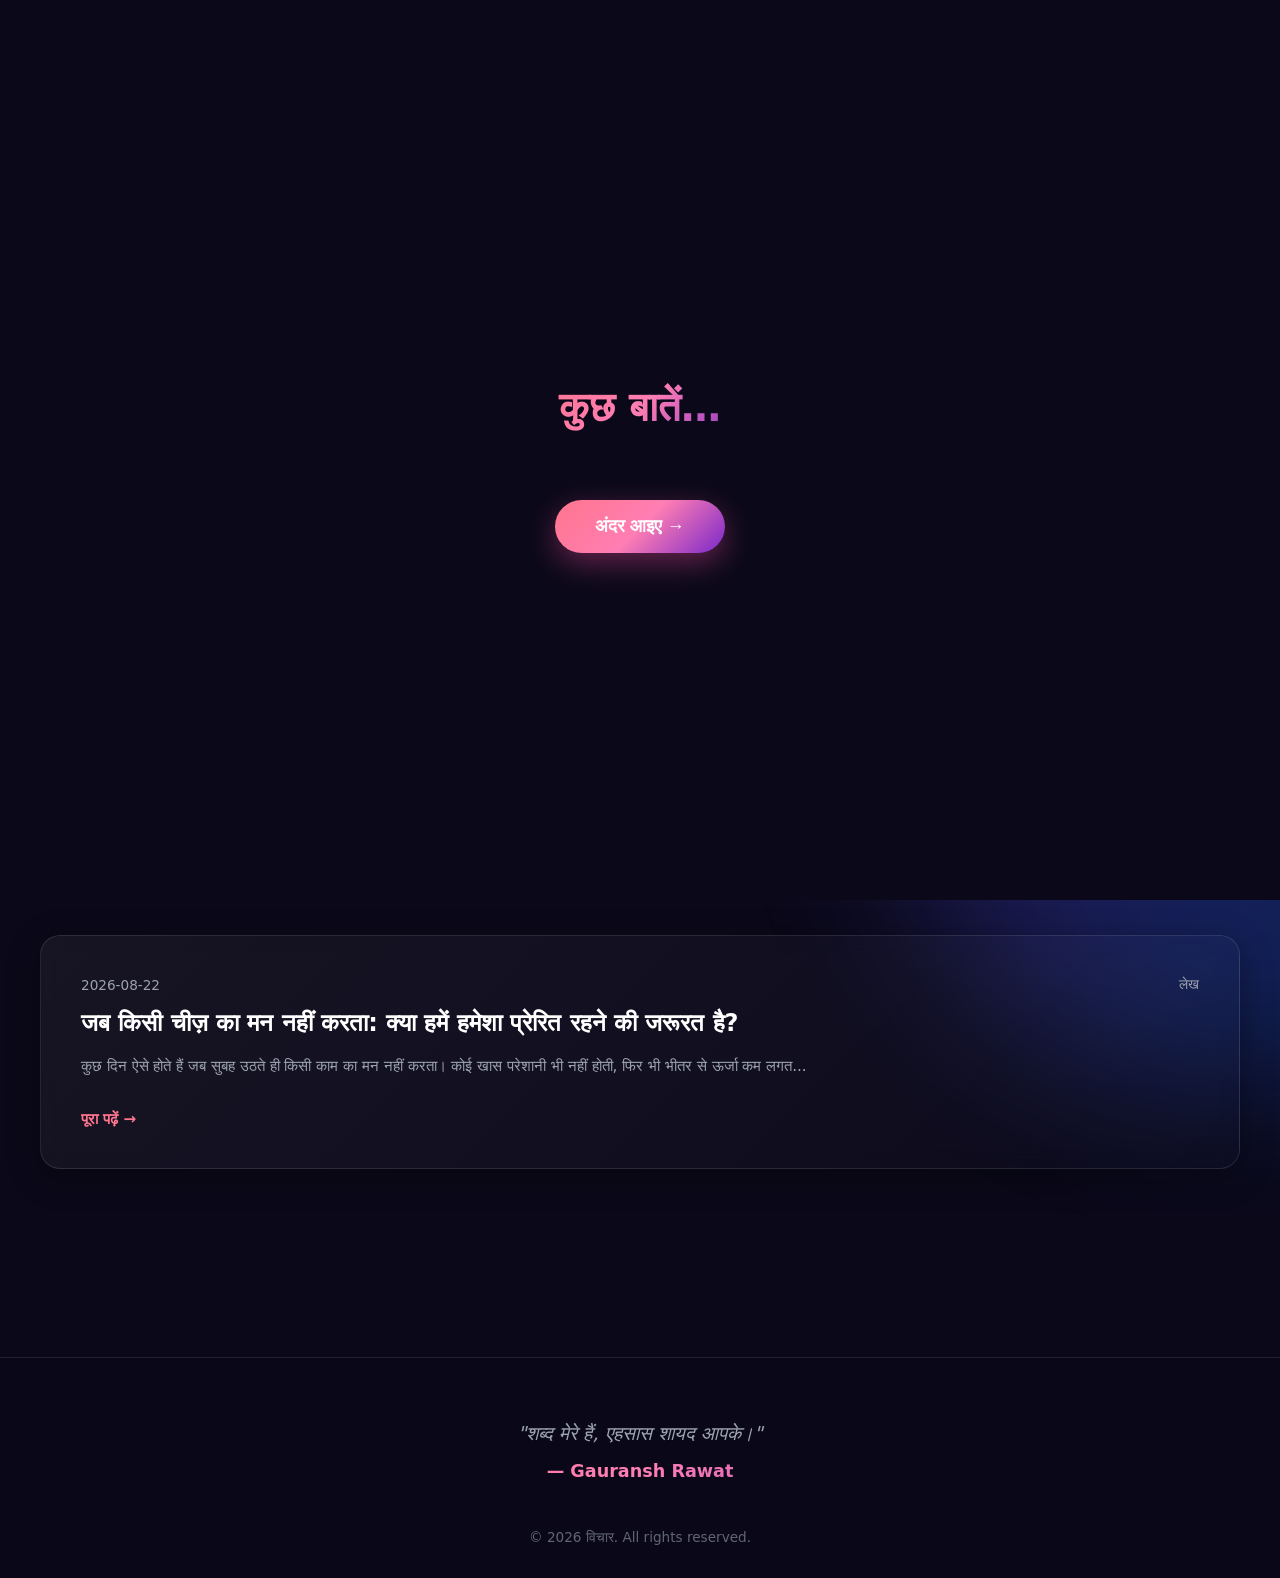
<file: index.html>
<!DOCTYPE html>
<html lang="hi">
<head>
  <meta charset="UTF-8">
  <meta name="viewport" content="width=device-width, initial-scale=1.0">
  <title>विचार — By Gauransh</title>
  <link rel="stylesheet" href="./css/style.css">
</head>
<body>

  <!-- Full-Screen Opening Animation Overlay -->
  <div class="opening-overlay" id="openingOverlay">
    <div class="typing-container">
      <div class="typing-text gradient-text" id="typingText">कुछ बातें…</div>
      <button class="enter-btn" onclick="enterWebsite()">अंदर आइए →</button>
    </div>
  </div>

  <!-- Navigation Bar -->
  <header class="navbar">
    <div class="container nav-container">
      <a href="index.html" class="logo">विचार</a>
      <ul class="nav-links">
        <li><a href="index.html" class="nav-item-home active">होम</a></li>
        <li><a href="thoughts.html" class="nav-item-thoughts">विचार</a></li>
        <li><a href="articles.html" class="nav-item-articles">लेख</a></li>
        <li><a href="search.html" class="nav-item-search">खोजें</a></li>
        <li><a href="random.html" class="nav-item-random">कुछ भी पढ़ें</a></li>
        <li><a href="about.html" class="nav-item-about">मेरे बारे में</a></li>
      </ul>
    </div>
  </header>

  <!-- Hero Section -->
  <section class="hero-section">
    <div class="container">
      <h1 class="hero-title gradient-text">विचार</h1>
      <p class="hero-subtitle">शब्द मेरे हैं, एहसास शायद आपके।</p>
    </div>
  </section>

  <!-- Main Content Area -->
  <main class="container section-spacing">
    <h2 class="section-title">आज का विचार</h2>
    <div class="content-grid">
      <a href="#" id="homeThought" class="glass-card">
        <!-- Dynamically Loaded via JS -->
      </a>
    </div>

    <h2 class="section-title" style="margin-top: 4rem;">आज का लेख</h2>
    <div class="content-grid">
      <a href="#" id="homeArticle" class="glass-card">
        <!-- Dynamically Loaded via JS -->
      </a>
    </div>
  </main>

  <!-- Footer -->
  <footer class="footer">
    <div class="container">
      <p class="footer-quote">"शब्द मेरे हैं, एहसास शायद आपके।"</p>
      <p class="footer-author">— Gauransh Rawat</p>
      <p class="footer-copy">&copy; 2026 विचार. All rights reserved.</p>
    </div>
  </footer>

  <script src="js/app.js"></script>
</body>
</html>
</file>
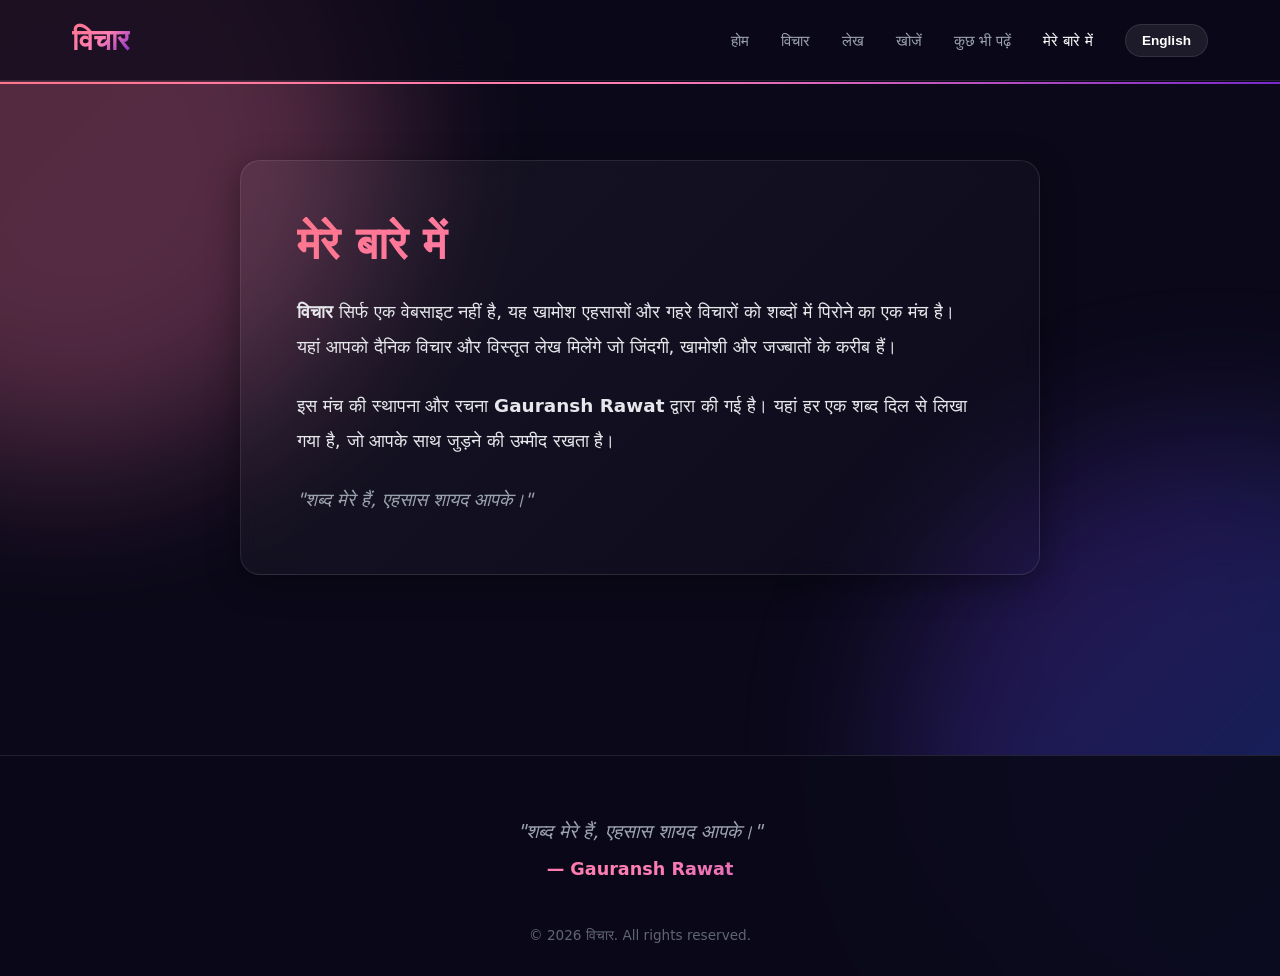
<file: about.html>
<!DOCTYPE html>
<html lang="hi">
<head>
  <meta charset="UTF-8">
  <meta name="viewport" content="width=device-width, initial-scale=1.0">
  <title>विचार — About</title>
  <link rel="stylesheet" href="./css/style.css">
</head>
<body>

  <!-- Navigation Bar -->
  <header class="navbar">
    <div class="container nav-container">
      <a href="index.html" class="logo">विचार</a>
      <ul class="nav-links">
        <li><a href="index.html" class="nav-item-home">होम</a></li>
        <li><a href="thoughts.html" class="nav-item-thoughts">विचार</a></li>
        <li><a href="articles.html" class="nav-item-articles">लेख</a></li>
        <li><a href="search.html" class="nav-item-search">खोजें</a></li>
        <li><a href="random.html" class="nav-item-random">कुछ भी पढ़ें</a></li>
        <li><a href="about.html" class="nav-item-about active">मेरे बारे में</a></li>
      </ul>
    </div>
  </header>

  <!-- About Section -->
  <main class="container" style="padding: 160px 0 100px 0; max-width: 800px;">
    <div class="glass-card" style="padding: 3.5rem;">
      <h1 class="gradient-text" style="font-size: 2.8rem; margin-bottom: 1.5rem; font-weight: 900;">मेरे बारे में</h1>
      <div style="font-size: 1.15rem; line-height: 1.9; color: #e5e7eb;">
        <p style="margin-bottom: 1.5rem;">
          <strong>विचार</strong> सिर्फ एक वेबसाइट नहीं है, यह खामोश एहसासों और गहरे विचारों को शब्दों में पिरोने का एक मंच है। यहां आपको दैनिक विचार और विस्तृत लेख मिलेंगे जो जिंदगी, खामोशी और जज्बातों के करीब हैं।
        </p>
        <p style="margin-bottom: 1.5rem;">
          इस मंच की स्थापना और रचना <strong>Gauransh Rawat</strong> द्वारा की गई है। यहां हर एक शब्द दिल से लिखा गया है, जो आपके साथ जुड़ने की उम्मीद रखता है।
        </p>
        <p style="color: var(--color-text-muted); font-style: italic;">
          "शब्द मेरे हैं, एहसास शायद आपके।"
        </p>
      </div>
    </div>
  </main>

  <!-- Footer -->
  <footer class="footer">
    <div class="container">
      <p class="footer-quote">"शब्द मेरे हैं, एहसास शायद आपके।"</p>
      <p class="footer-author">— Gauransh Rawat</p>
      <p class="footer-copy">&copy; 2026 विचार. All rights reserved.</p>
    </div>
  </footer>

  <script src="js/app.js"></script>
</body>
</html>
</file>
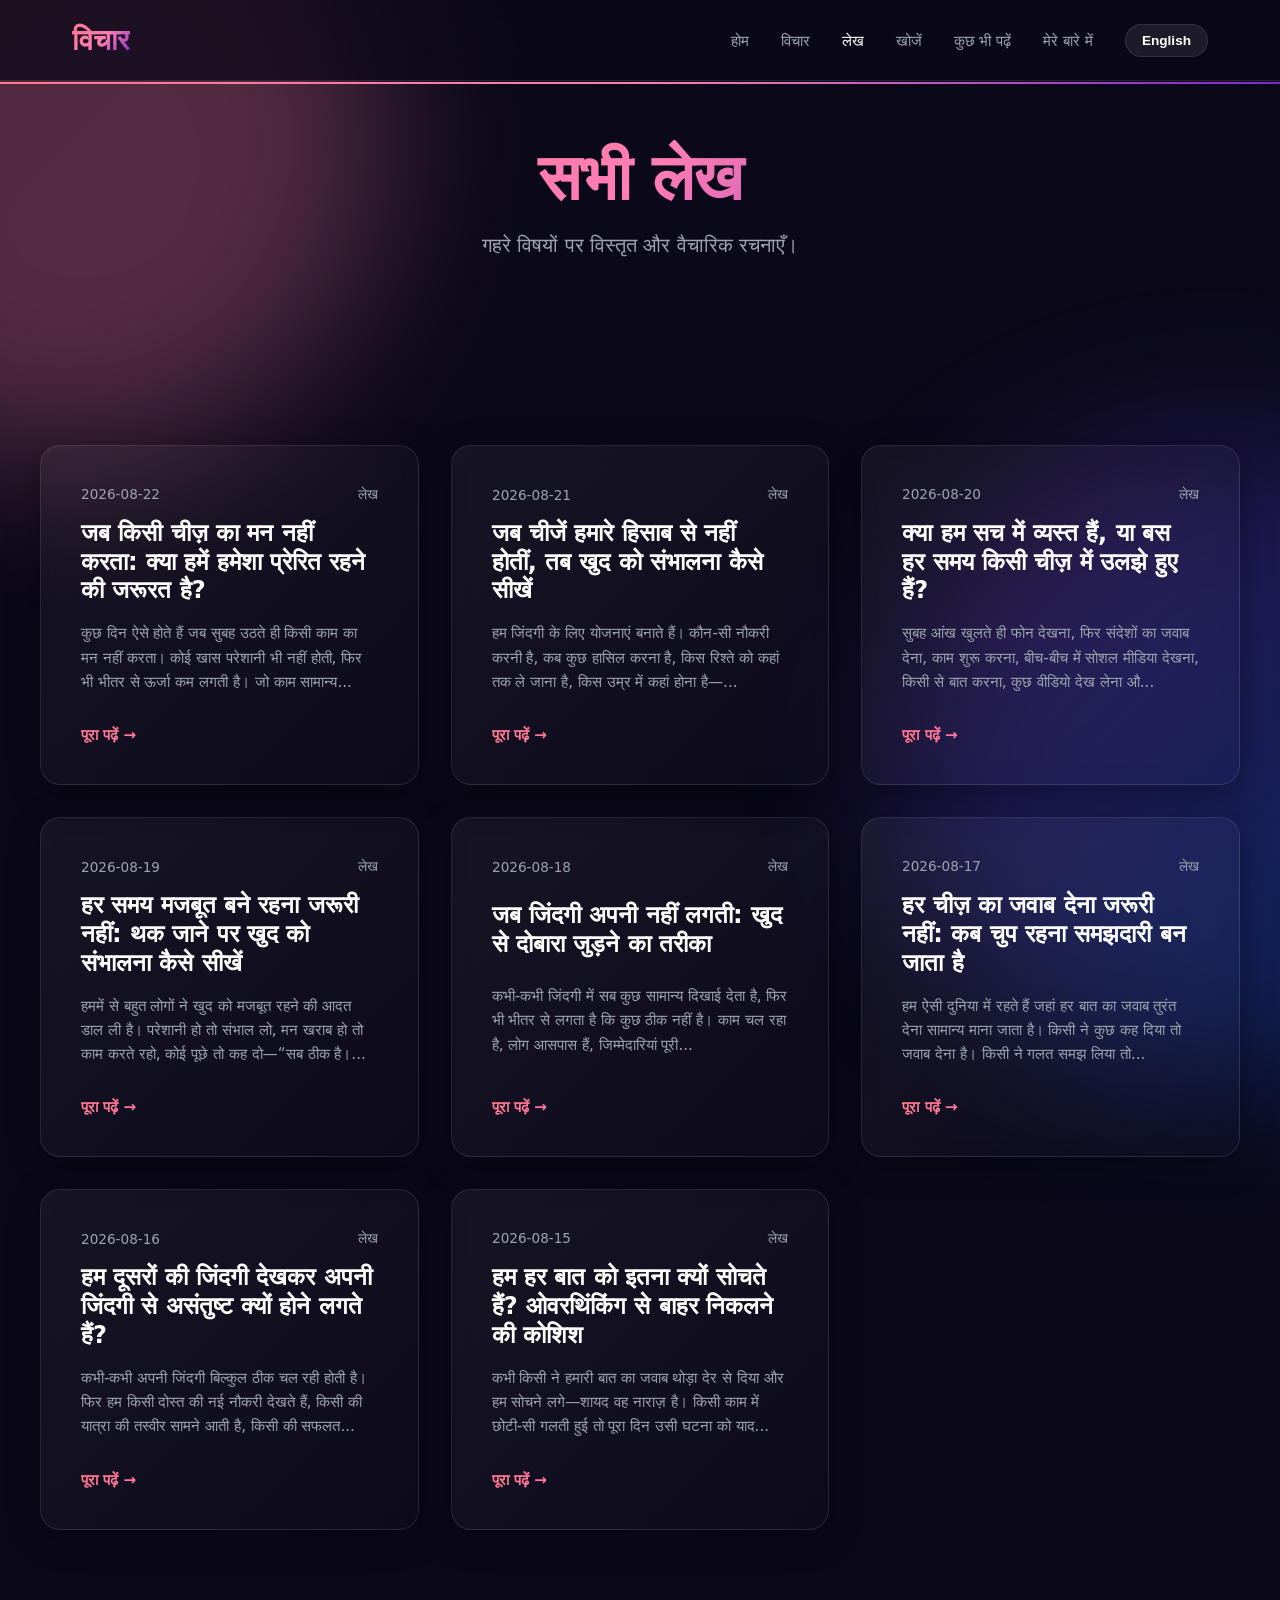
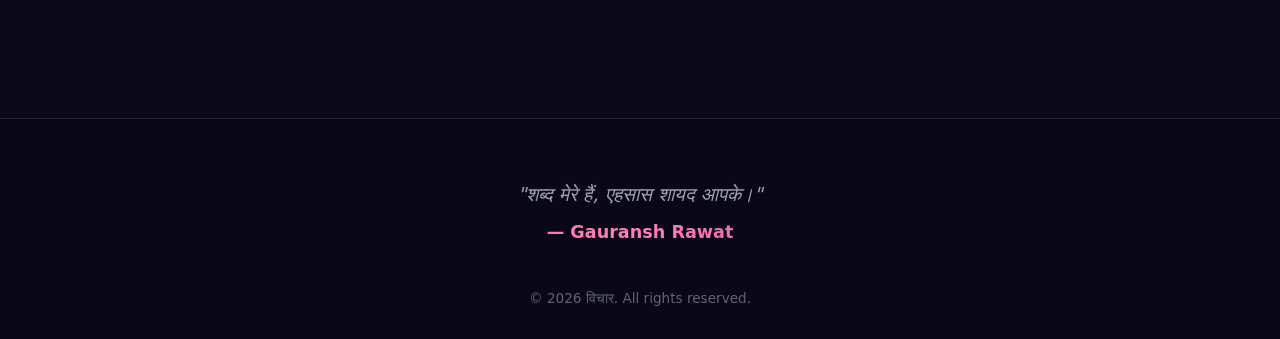
<file: articles.html>
<!DOCTYPE html>
<html lang="hi">
<head>
  <meta charset="UTF-8">
  <meta name="viewport" content="width=device-width, initial-scale=1.0">
  <title>विचार — Articles</title>
  <link rel="stylesheet" href="./css/style.css">
</head>
<body>

  <!-- Navigation Bar -->
  <header class="navbar">
    <div class="container nav-container">
      <a href="index.html" class="logo">विचार</a>
      <ul class="nav-links">
        <li><a href="index.html" class="nav-item-home">होम</a></li>
        <li><a href="thoughts.html" class="nav-item-thoughts">विचार</a></li>
        <li><a href="articles.html" class="nav-item-articles active">लेख</a></li>
        <li><a href="search.html" class="nav-item-search">खोजें</a></li>
        <li><a href="random.html" class="nav-item-random">कुछ भी पढ़ें</a></li>
        <li><a href="about.html" class="nav-item-about">मेरे बारे में</a></li>
      </ul>
    </div>
  </header>

  <!-- Articles Header -->
  <section class="hero-section" style="padding: 140px 0 40px 0;">
    <div class="container">
      <h1 class="hero-title gradient-text">सभी लेख</h1>
      <p class="hero-subtitle">गहरे विषयों पर विस्तृत और वैचारिक रचनाएँ।</p>
    </div>
  </section>

  <!-- Articles Grid -->
  <main class="container section-spacing">
    <div class="content-grid" id="articlesGrid">
      <!-- Dynamically Loaded via JS -->
    </div>
  </main>

  <!-- Footer -->
  <footer class="footer">
    <div class="container">
      <p class="footer-quote">"शब्द मेरे हैं, एहसास शायद आपके।"</p>
      <p class="footer-author">— Gauransh Rawat</p>
      <p class="footer-copy">&copy; 2026 विचार. All rights reserved.</p>
    </div>
  </footer>

  <script src="js/app.js"></script>
</body>
</html>
</file>
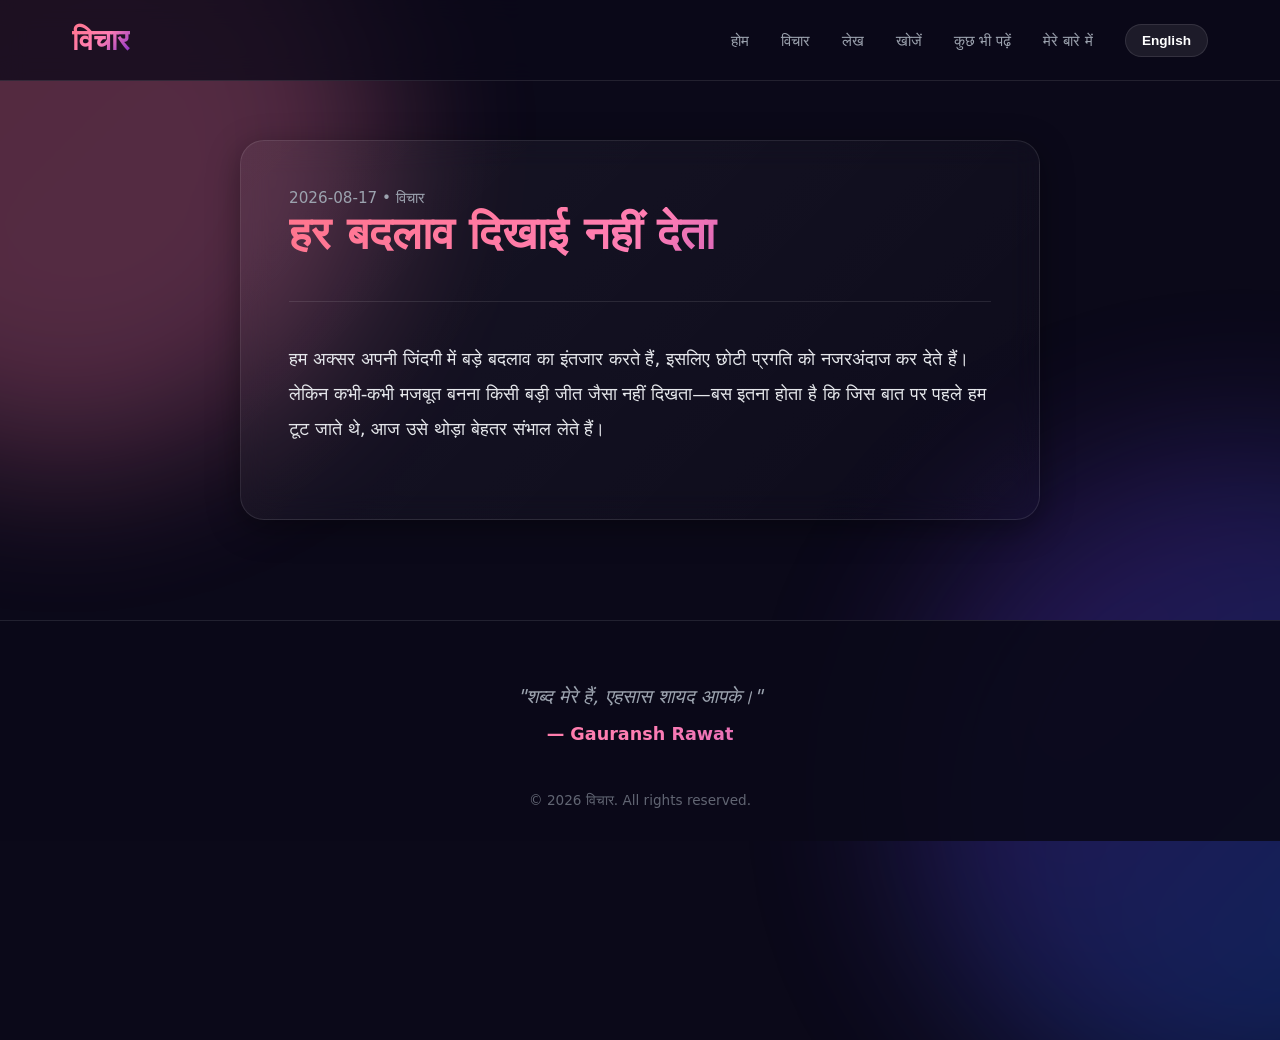
<file: random.html>
<!DOCTYPE html>
<html lang="hi">
<head>
  <meta charset="UTF-8">
  <meta name="viewport" content="width=device-width, initial-scale=1.0">
  <title>विचार — Random Reading</title>
<link rel="stylesheet" href="./css/style.css"></head>
<body>

  <!-- Navigation Bar -->
  <header class="navbar">
    <div class="container nav-container">
      <a href="index.html" class="logo">विचार</a>
      <ul class="nav-links">
        <li><a href="index.html" class="nav-item-home">होम</a></li>
        <li><a href="thoughts.html" class="nav-item-thoughts">विचार</a></li>
        <li><a href="articles.html" class="nav-item-articles">लेख</a></li>
        <li><a href="search.html" class="nav-item-search">खोजें</a></li>
        <li><a href="random.html" class="nav-item-random active">कुछ भी पढ़ें</a></li>
        <li><a href="about.html" class="nav-item-about">मेरे बारे में</a></li>
      </ul>
    </div>
  </header>

  <!-- Random Reader Redirecting View -->
  <main class="container" style="padding: 200px 0; text-align: center;">
    <h1 class="gradient-text" style="font-size: 2.5rem; margin-bottom: 1rem;">आपके लिए कुछ चुन रहे हैं...</h1>
    <p style="color: var(--color-text-muted); font-size: 1.1rem;">कृपया थोड़ा इंतजार करें।</p>
  </main>

  <!-- Footer -->
  <footer class="footer">
    <div class="container">
      <p class="footer-quote">"शब्द मेरे हैं, एहसास शायद आपके।"</p>
      <p class="footer-author">— Gauransh Rawat</p>
      <p class="footer-copy">&copy; 2026 विचार. All rights reserved.</p>
    </div>
  </footer>

  <script src="js/app.js"></script>
</body>
</html>
</file>
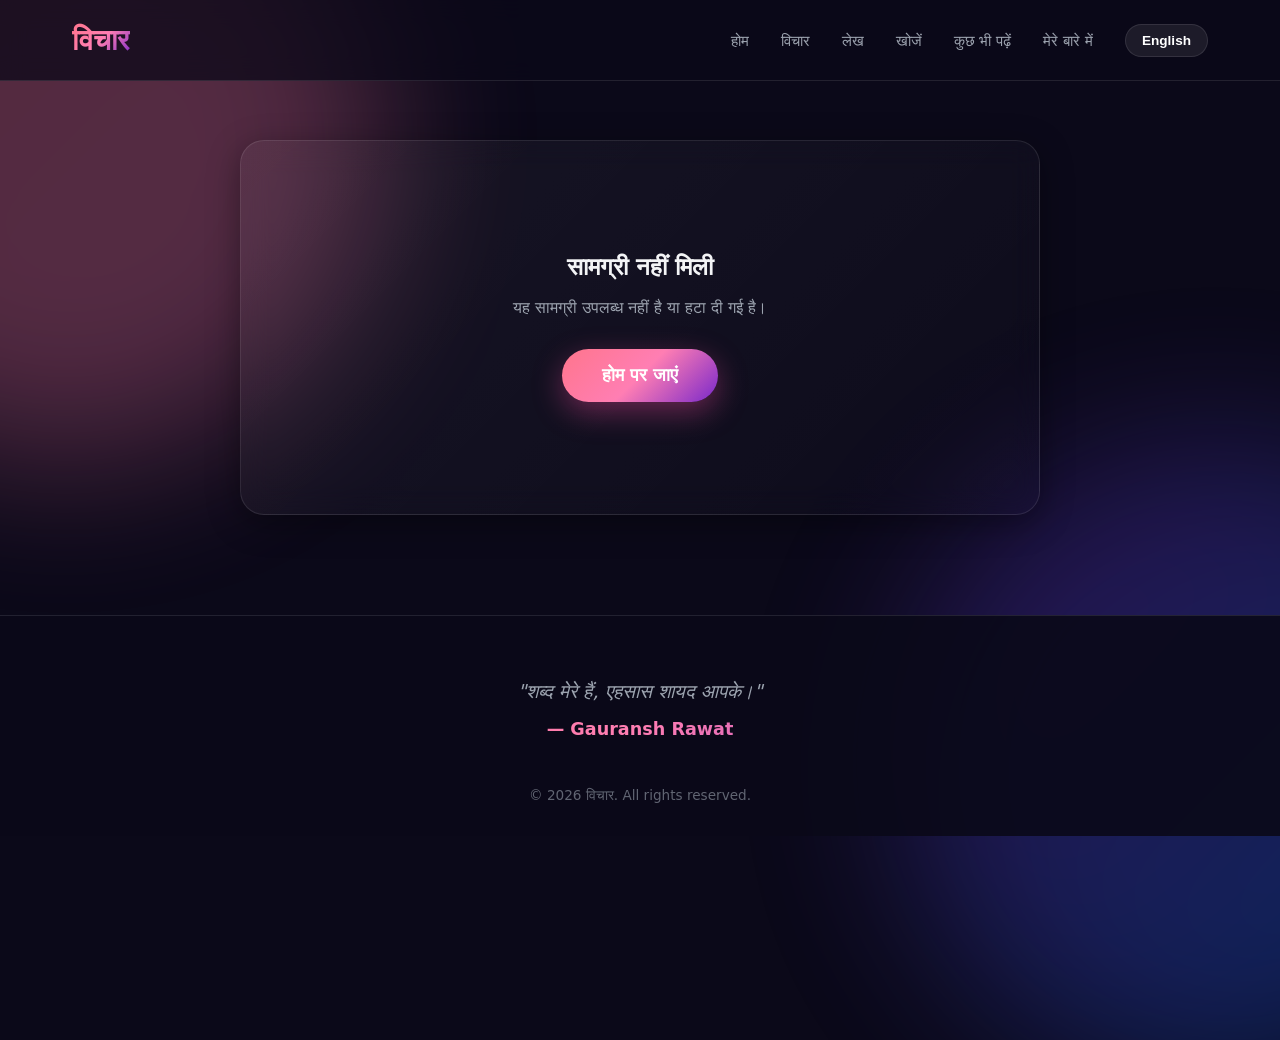
<file: read.html>
<!DOCTYPE html>
<html lang="hi">
<head>
  <meta charset="UTF-8">
  <meta name="viewport" content="width=device-width, initial-scale=1.0">
  <title>विचार — Read</title>
<link rel="stylesheet" href="./css/style.css"></head>
<body>

  <!-- Navigation Bar -->
  <header class="navbar">
    <div class="container nav-container">
      <a href="index.html" class="logo">विचार</a>
      <ul class="nav-links">
        <li><a href="index.html" class="nav-item-home">होम</a></li>
        <li><a href="thoughts.html" class="nav-item-thoughts">विचार</a></li>
        <li><a href="articles.html" class="nav-item-articles">लेख</a></li>
        <li><a href="search.html" class="nav-item-search">खोजें</a></li>
        <li><a href="random.html" class="nav-item-random">कुछ भी पढ़ें</a></li>
        <li><a href="about.html" class="nav-item-about">मेरे बारे में</a></li>
      </ul>
    </div>
  </header>

  <!-- Reader Container -->
  <main class="container">
    <div id="readerContainer" class="reader-container">
      <!-- Dynamically Loaded via JS based on URL ?id=... -->
    </div>
  </main>

  <!-- Footer -->
  <footer class="footer">
    <div class="container">
      <p class="footer-quote">"शब्द मेरे हैं, एहसास शायद आपके।"</p>
      <p class="footer-author">— Gauransh Rawat</p>
      <p class="footer-copy">&copy; 2026 विचार. All rights reserved.</p>
    </div>
  </footer>

  <script src="js/app.js"></script>
</body>
</html>
</file>
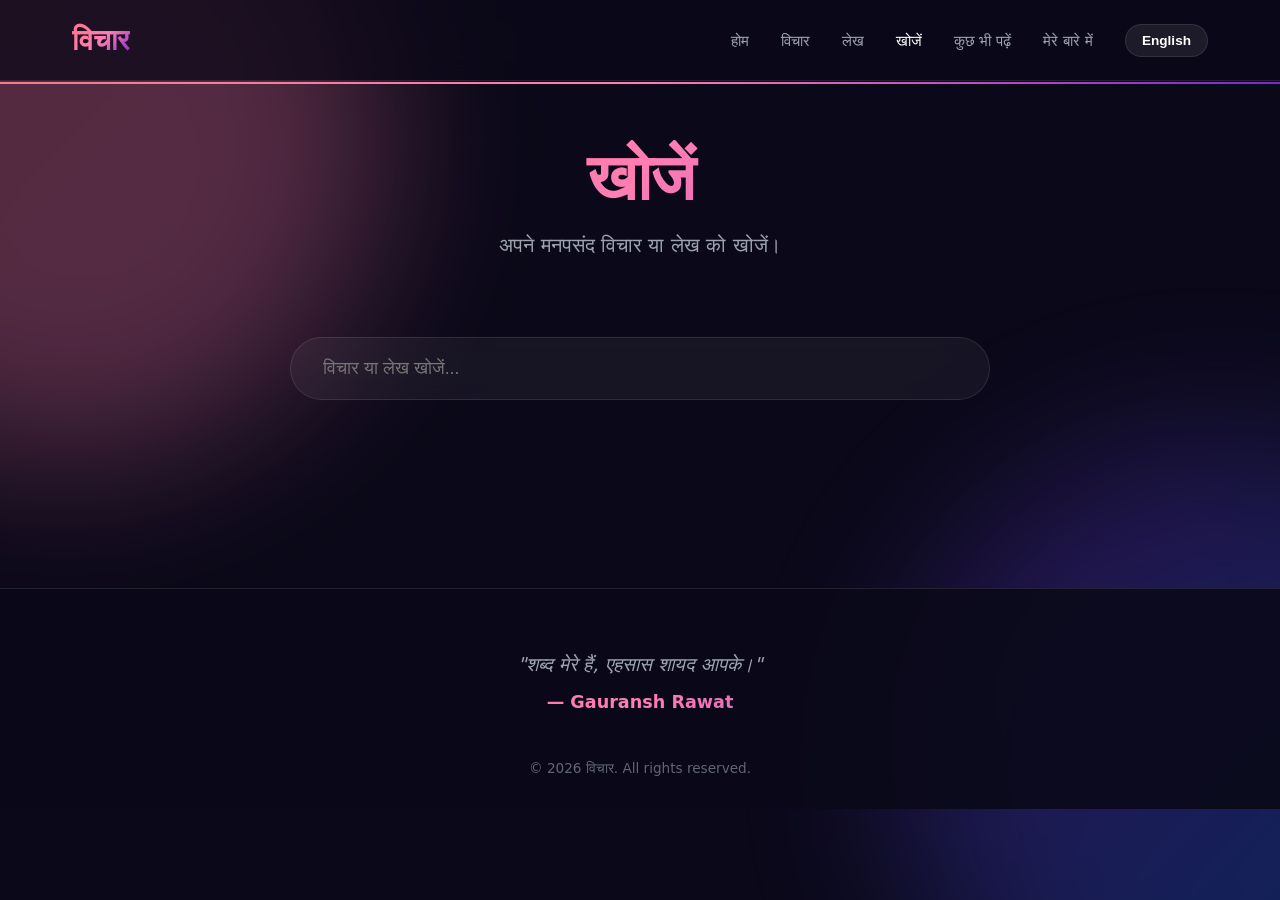
<file: search.html>
<!DOCTYPE html>
<html lang="hi">
<head>
  <meta charset="UTF-8">
  <meta name="viewport" content="width=device-width, initial-scale=1.0">
  <title>विचार — Search</title>
<link rel="stylesheet" href="./css/style.css"></head>
<body>

  <!-- Navigation Bar -->
  <header class="navbar">
    <div class="container nav-container">
      <a href="index.html" class="logo">विचार</a>
      <ul class="nav-links">
        <li><a href="index.html" class="nav-item-home">होम</a></li>
        <li><a href="thoughts.html" class="nav-item-thoughts">विचार</a></li>
        <li><a href="articles.html" class="nav-item-articles">लेख</a></li>
        <li><a href="search.html" class="nav-item-search active">खोजें</a></li>
        <li><a href="random.html" class="nav-item-random">कुछ भी पढ़ें</a></li>
        <li><a href="about.html" class="nav-item-about">मेरे बारे में</a></li>
      </ul>
    </div>
  </header>

  <!-- Search Header -->
  <section class="hero-section" style="padding: 140px 0 20px 0;">
    <div class="container">
      <h1 class="hero-title gradient-text">खोजें</h1>
      <p class="hero-subtitle">अपने मनपसंद विचार या लेख को खोजें।</p>
    </div>
  </section>

  <!-- Search Input Area -->
  <main class="container section-spacing" style="padding-top: 20px;">
    <div class="search-input-wrapper">
      <input type="text" id="searchInput" class="search-bar" placeholder="विचार या लेख खोजें..." autocomplete="off">
    </div>

    <!-- Search Results Grid -->
    <div id="searchResults">
      <!-- Dynamically Loaded via JS -->
    </div>
  </main>

  <!-- Footer -->
  <footer class="footer">
    <div class="container">
      <p class="footer-quote">"शब्द मेरे हैं, एहसास शायद आपके।"</p>
      <p class="footer-author">— Gauransh Rawat</p>
      <p class="footer-copy">&copy; 2026 विचार. All rights reserved.</p>
    </div>
  </footer>

  <script src="js/app.js"></script>
</body>
</html>
</file>
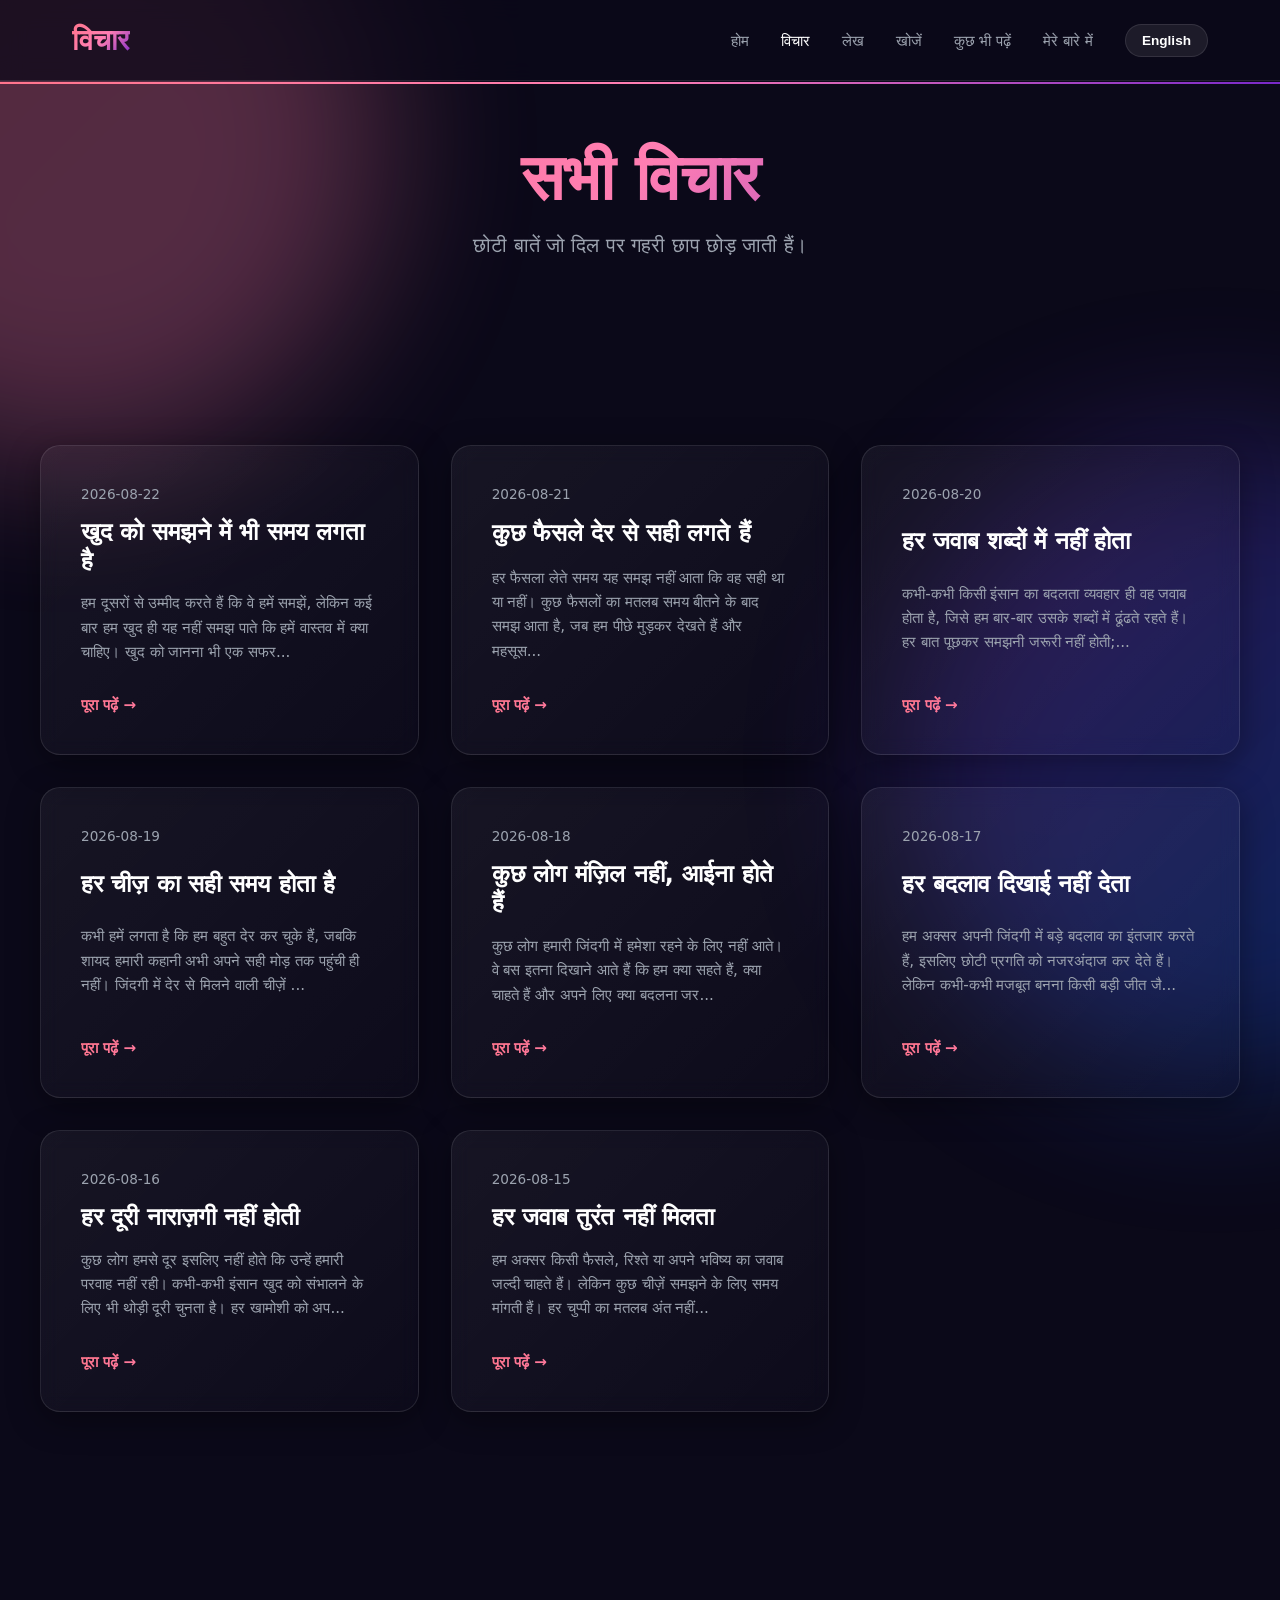
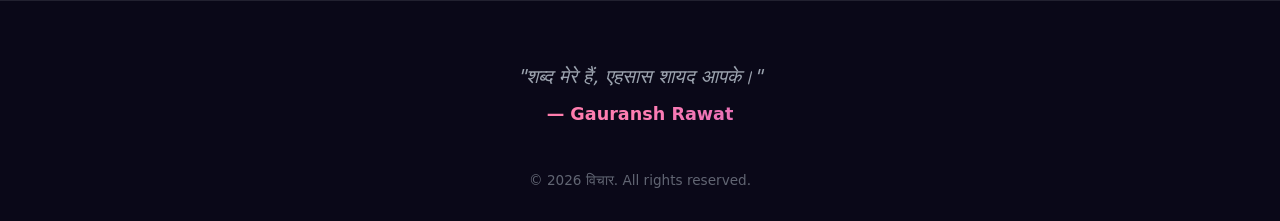
<file: thoughts.html>
<!DOCTYPE html>
<html lang="hi">
<head>
  <meta charset="UTF-8">
  <meta name="viewport" content="width=device-width, initial-scale=1.0">
  <title>विचार — Thoughts</title>
<link rel="stylesheet" href="./css/style.css"></head>
<body>

  <!-- Navigation Bar -->
  <header class="navbar">
    <div class="container nav-container">
      <a href="index.html" class="logo">विचार</a>
      <ul class="nav-links">
        <li><a href="index.html" class="nav-item-home">होम</a></li>
        <li><a href="thoughts.html" class="nav-item-thoughts active">विचार</a></li>
        <li><a href="articles.html" class="nav-item-articles">लेख</a></li>
        <li><a href="search.html" class="nav-item-search">खोजें</a></li>
        <li><a href="random.html" class="nav-item-random">कुछ भी पढ़ें</a></li>
        <li><a href="about.html" class="nav-item-about">मेरे बारे में</a></li>
      </ul>
    </div>
  </header>

  <!-- Thoughts Header -->
  <section class="hero-section" style="padding: 140px 0 40px 0;">
    <div class="container">
      <h1 class="hero-title gradient-text">सभी विचार</h1>
      <p class="hero-subtitle">छोटी बातें जो दिल पर गहरी छाप छोड़ जाती हैं।</p>
    </div>
  </section>

  <!-- Thoughts Grid -->
  <main class="container section-spacing">
    <div class="content-grid" id="thoughtsGrid">
      <!-- Dynamically Loaded via JS -->
    </div>
  </main>

  <!-- Footer -->
  <footer class="footer">
    <div class="container">
      <p class="footer-quote">"शब्द मेरे हैं, एहसास शायद आपके।"</p>
      <p class="footer-author">— Gauransh Rawat</p>
      <p class="footer-copy">&copy; 2026 विचार. All rights reserved.</p>
    </div>
  </footer>

  <script src="js/app.js"></script>
</body>
</html>
</file>
<file: css/style.css>
/* ================================================= */
/* विचार — By Gauransh | Global Design System & CSS */
/* ================================================= */

:root {
  --bg-gradient-1: #0f0c29;
  --bg-gradient-2: #302b63;
  --bg-gradient-3: #24243e;
  
  --primary-glow: rgba(236, 72, 153, 0.4);
  --secondary-glow: rgba(59, 130, 246, 0.4);
  
  --color-text: #f3f4f6;
  --color-text-muted: #9ca3af;
  
  --gradient-text: linear-gradient(135deg, #ff758c 0%, #ff7eb3 50%, #7928ca 100%);
  --gradient-accent: linear-gradient(135deg, #00c6ff 0%, #0072ff 100%);
  --gradient-warm: linear-gradient(135deg, #f12711 0%, #f5af19 100%);
  --gradient-card: linear-gradient(135deg, rgba(255, 255, 255, 0.05), rgba(255, 255, 255, 0.01));
  
  --border-glass: rgba(255, 255, 255, 0.1);
  --shadow-glass: 0 8px 32px 0 rgba(0, 0, 0, 0.37);
  
  --font-main: 'Inter', system-ui, -apple-system, sans-serif;
  --transition-smooth: all 0.4s cubic-bezier(0.16, 1, 0.3, 1);
}

* {
  margin: 0;
  padding: 0;
  box-sizing: border-box;
}

html {
  scroll-behavior: smooth;
}

body {
  font-family: var(--font-main);
  background: #0b0919;
  color: var(--color-text);
  min-height: 100vh;
  overflow-x: hidden;
  position: relative;
}

/* Background Animated Gradient Blobs */
body::before, body::after {
  content: '';
  position: fixed;
  width: 50vw;
  height: 50vw;
  border-radius: 50%;
  filter: blur(80px);
  z-index: -1;
  opacity: 0.3;
  animation: floatBlob 15s infinite alternate ease-in-out;
}

body::before {
  top: -20vh;
  left: -20vw;
  background: linear-gradient(135deg, #ff758c, #ff7eb3);
}

body::after {
  bottom: -20vh;
  right: -20vw;
  background: linear-gradient(135deg, #7928ca, #0072ff);
  animation-delay: -7s;
}

@keyframes floatBlob {
  0% { transform: translate(0, 0) scale(1); }
  100% { transform: translate(50px, 50px) scale(1.1); }
}

/* Typography & Utilities */
h1, h2, h3, h4 {
  font-weight: 700;
  line-height: 1.2;
}

.gradient-text {
  background: var(--gradient-text);
  -webkit-background-clip: text;
  -webkit-text-fill-color: transparent;
}

.container {
  max-width: 1200px;
  margin: 0 auto;
  padding: 0 2rem;
}

/* Navigation Bar */
.navbar {
  position: fixed;
  top: 0;
  left: 0;
  width: 100%;
  z-index: 1000;
  backdrop-filter: blur(12px);
  -webkit-backdrop-filter: blur(12px);
  background: rgba(11, 9, 25, 0.75);
  border-bottom: 1px solid var(--border-glass);
  transition: var(--transition-smooth);
}

.nav-container {
  display: flex;
  justify-content: space-between;
  align-items: center;
  height: 80px;
}

.logo {
  font-size: 1.8rem;
  font-weight: 800;
  text-decoration: none;
  background: var(--gradient-text);
  -webkit-background-clip: text;
  -webkit-text-fill-color: transparent;
  letter-spacing: -0.5px;
}

.nav-links {
  display: flex;
  gap: 2rem;
  list-style: none;
  align-items: center;
}

.nav-links a {
  text-decoration: none;
  color: var(--color-text-muted);
  font-weight: 500;
  font-size: 0.95rem;
  transition: var(--transition-smooth);
  position:ించింది;
}

.nav-links a:hover, .nav-links a.active {
  color: #fff;
}

.nav-links a::after {
  content: '';
  position: absolute;
  bottom: -4px;
  left: 0;
  width: 0;
  height: 2px;
  background: var(--gradient-text);
  transition: width 0.3s ease;
}

.nav-links a:hover::after, .nav-links a.active::after {
  width: 100%;
}

.lang-switch-btn {
  background: rgba(255, 255, 255, 0.08);
  border: 1px solid var(--border-glass);
  color: #fff;
  padding: 0.5rem 1rem;
  border-radius: 50px;
  cursor: pointer;
  font-size: 0.85rem;
  font-weight: 600;
  transition: var(--transition-smooth);
}

.lang-switch-btn:hover {
  background: rgba(255, 255, 255, 0.15);
  transform: translateY(-2px);
}

.hamburger {
  display: none;
  cursor: pointer;
  background: none;
  border: none;
  color: #fff;
  font-size: 1.5rem;
}

/* Mobile Menu Overlay */
.mobile-menu {
  position: fixed;
  top: 0;
  right: -100%;
  width: 100%;
  height: 100vh;
  background: rgba(11, 9, 25, 0.98);
  backdrop-filter: blur(20px);
  z-index: 999;
  display: flex;
  flex-direction: column;
  justify-content: center;
  align-items: center;
  gap: 2rem;
  transition: right 0.5s cubic-bezier(0.16, 1, 0.3, 1);
}

.mobile-menu.open {
  right: 0;
}

.mobile-menu a {
  text-decoration: none;
  color: #fff;
  font-size: 1.8rem;
  font-weight: 700;
  transition: var(--transition-smooth);
}

.mobile-menu a:hover {
  color: #ff7eb3;
}

.close-menu {
  position: absolute;
  top: 2rem;
  right: 2rem;
  background: none;
  border: none;
  color: #fff;
  font-size: 2rem;
  cursor: pointer;
}

/* Opening Screen Overlay */
.opening-overlay {
  position: fixed;
  top: 0;
  left: 0;
  width: 100%;
  height: 100vh;
  background: #0b0919;
  z-index: 2000;
  display: flex;
  justify-content: center;
  align-items: center;
  text-align: center;
  padding: 2rem;
  transition: opacity 0.8s ease, visibility 0.8s ease;
}

.opening-overlay.hidden {
  opacity: 0;
  visibility: hidden;
  pointer-events: none;
}

.typing-container {
  max-width: 800px;
}

.typing-text {
  font-size: 2.5rem;
  font-weight: 700;
  margin-bottom: 2rem;
  min-height: 120px;
  display: flex;
  justify-content: center;
  align-items: center;
}

.enter-btn {
  background: var(--gradient-text);
  color: #fff;
  border: none;
  padding: 1rem 2.5rem;
  font-size: 1.1rem;
  font-weight: 700;
  border-radius: 50px;
  cursor: pointer;
  box-shadow: 0 10px 30px rgba(236, 72, 153, 0.4);
  transition: var(--transition-smooth);
  opacity: 0;
  transform: translateY(20px);
  animation: fadeInUp 0.8s forwards 3.5s;
}

.enter-btn:hover {
  transform: translateY(-4px) scale(1.05);
  box-shadow: 0 15px 40px rgba(236, 72, 153, 0.6);
}

@keyframes fadeInUp {
  to {
    opacity: 1;
    transform: translateY(0);
  }
}

/* Hero Section */
.hero-section {
  padding: 160px 0 80px 0;
  text-align: center;
  position: relative;
}

.hero-title {
  font-size: 4rem;
  font-weight: 900;
  margin-bottom: 1rem;
  letter-spacing: -1px;
}

.hero-subtitle {
  font-size: 1.25rem;
  color: var(--color-text-muted);
  max-width: 600px;
  margin: 0 auto 2.5rem auto;
}

/* Cards Grid & Glass Containers */
.content-grid {
  display: grid;
  grid-template-columns: repeat(auto-fit, minmax(320px, 1fr));
  gap: 2rem;
  margin: 3rem 0;
}

.glass-card {
  background: var(--gradient-card);
  border: 1px solid var(--border-glass);
  backdrop-filter: blur(10px);
  border-radius: 20px;
  padding: 2.5rem;
  box-shadow: var(--shadow-glass);
  transition: var(--transition-smooth);
  text-decoration: none;
  color: inherit;
  display: flex;
  flex-direction: column;
  justify-content: space-between;
  position: relative;
  overflow: hidden;
}

.glass-card::before {
  content: '';
  position: absolute;
  top: 0;
  left: 0;
  width: 100%;
  height: 100%;
  background: linear-gradient(135deg, rgba(255,255,255,0.05), transparent);
  opacity: 0;
  transition: opacity 0.3s ease;
}

.glass-card:hover {
  transform: translateY(-8px);
  border-color: rgba(255, 255, 255, 0.25);
  box-shadow: 0 20px 40px rgba(0,0,0,0.5);
}

.glass-card:hover::before {
  opacity: 1;
}

.card-meta {
  font-size: 0.85rem;
  color: var(--color-text-muted);
  margin-bottom: 1rem;
  display: flex;
  justify-content: space-between;
  align-items: center;
}

.card-title {
  font-size: 1.5rem;
  font-weight: 700;
  margin-bottom: 1rem;
  color: #fff;
}

.card-excerpt {
  color: var(--color-text-muted);
  font-size: 0.95rem;
  line-height: 1.6;
  margin-bottom: 2rem;
}

.card-action {
  font-weight: 600;
  font-size: 0.95rem;
  background: var(--gradient-text);
  -webkit-background-clip: text;
  -webkit-text-fill-color: transparent;
  display: inline-flex;
  align-items: center;
  gap: 0.5rem;
}

/* Sections Styling */
.section-title {
  font-size: 2.2rem;
  margin-bottom: 1.5rem;
  font-weight: 800;
}

.section-spacing {
  padding: 60px 0;
}

/* Search & Random Input styling */
.search-input-wrapper {
  max-width: 700px;
  margin: 0 auto 3rem auto;
  position: relative;
}

.search-bar {
  width: 100%;
  padding: 1.25rem 2rem;
  background: rgba(255, 255, 255, 0.05);
  border: 1px solid var(--border-glass);
  border-radius: 50px;
  color: #fff;
  font-size: 1.1rem;
  outline: none;
  backdrop-filter: blur(10px);
  transition: var(--transition-smooth);
}

.search-bar:focus {
  border-color: #ff7eb3;
  box-shadow: 0 0 20px rgba(255, 126, 179, 0.3);
}

/* Reader Page Styling */
.reader-container {
  max-width: 800px;
  margin: 140px auto 100px auto;
  padding: 3rem;
  background: var(--gradient-card);
  border: 1px solid var(--border-glass);
  border-radius: 24px;
  backdrop-filter: blur(15px);
  box-shadow: var(--shadow-glass);
}

.reader-header {
  margin-bottom: 2.5rem;
  border-bottom: 1px solid var(--border-glass);
  padding-bottom: 1.5rem;
}

.reader-title {
  font-size: 2.8rem;
  font-weight: 900;
  margin-bottom: 1rem;
}

.reader-meta {
  color: var(--color-text-muted);
  font-size: 0.95rem;
}

.reader-content {
  font-size: 1.15rem;
  line-height: 1.9;
  color: #e5e7eb;
}

.reader-content p {
  margin-bottom: 1.5rem;
}

/* Footer Styling */
.footer {
  border-top: 1px solid var(--border-glass);
  background: rgba(11, 9, 25, 0.9);
  padding: 4rem 0 2rem 0;
  text-align: center;
  margin-top: 80px;
}

.footer-quote {
  font-size: 1.2rem;
  font-style: italic;
  color: var(--color-text-muted);
  margin-bottom: 1rem;
}

.footer-author {
  font-weight: 700;
  background: var(--gradient-text);
  -webkit-background-clip: text;
  -webkit-text-fill-color: transparent;
  font-size: 1.1rem;
}

.footer-copy {
  margin-top: 3rem;
  font-size: 0.85rem;
  color: rgba(156, 163, 175, 0.6);
}

/* Responsive Media Queries */
@media (max-width: 768px) {
  .nav-links, .lang-switch-btn {
    display: none;
  }
  .hamburger {
    display: block;
  }
  .hero-title {
    font-size: 2.8rem;
  }
  .reader-container {
    padding: 1.5rem;
    margin-top: 100px;
  }
  .reader-title {
    font-size: 2rem;
  }
}
</file>
